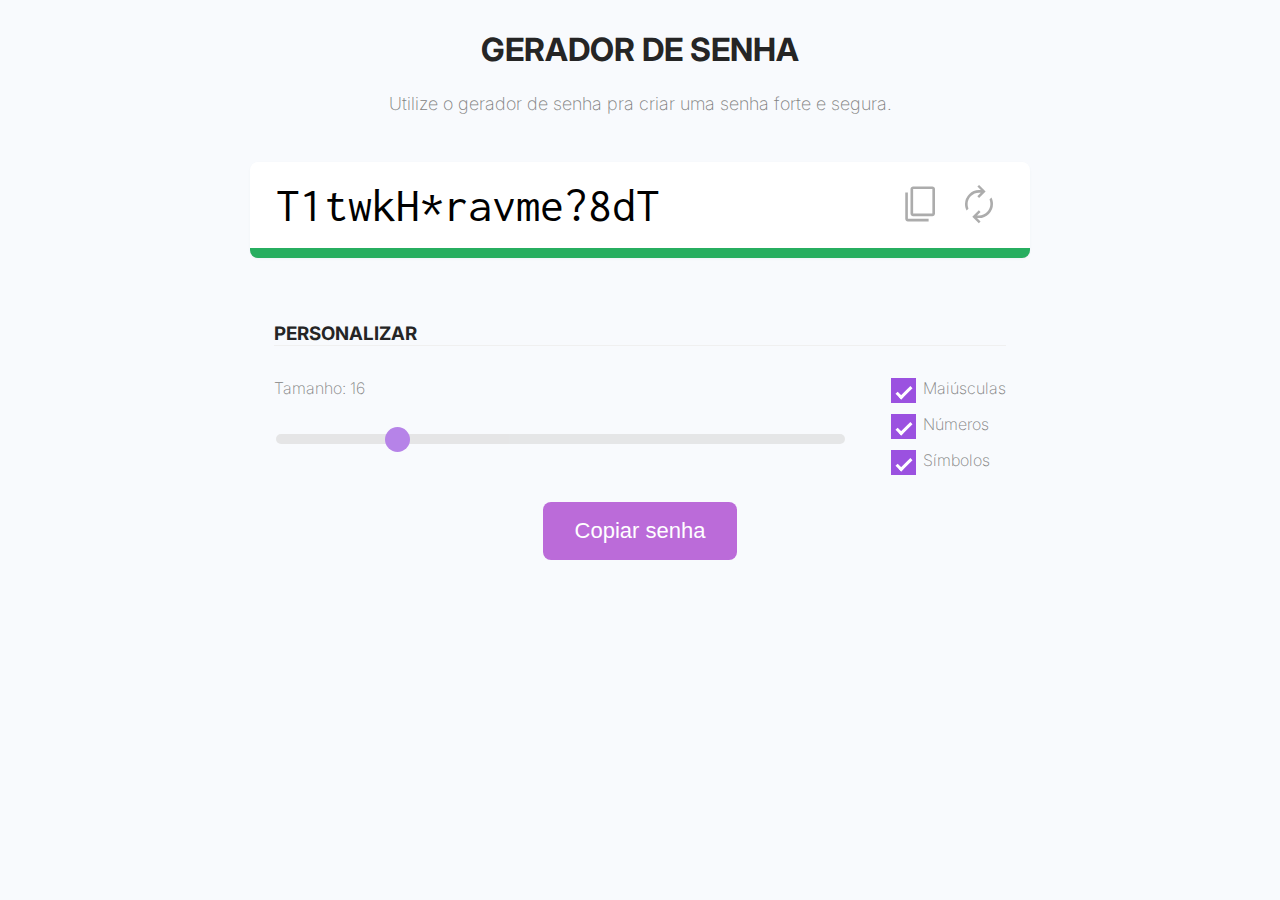
<file: Gerador de senha/index.html>
<!DOCTYPE html>
<html lang="en">
<head>
    <meta charset="UTF-8">
    <meta name="viewport" content="width=device-width, initial-scale=1.0">
    <link rel="preconnect" href="https://fonts.googleapis.com">
    <link rel="preconnect" href="https://fonts.gstatic.com" crossorigin>
    <link href="https://fonts.googleapis.com/css2?family=Inconsolata:wght@200..900&family=Inter:ital,opsz,wght@0,14..32,100..900;1,14..32,100..900&display=swap" rel="stylesheet">
    <link rel="stylesheet" href="style.css">
    <link rel="stylesheet" href="reset.css">
    <title>Gerador de senha</title>
</head>
<body>
<main> 
<section class="hero">
    <h1 class="title"> GERADOR DE SENHA </h1>

    <p class="subtitle">  Utilize o gerador de senha pra criar uma senha forte e segura. </p>
</section>

<section class="box"> 
    <div class="password"> 
        
        <div class="text">
            <input type="text" name="password" id="password">
        </div>
        
        <div class="actions">
            <button id="copy-1"> 
                <img src="copy.svg" width="42">
            </button>
            
            <button id="renew">
                <img src="renew.svg" width="42">
            </button>
        </div>
    </div>
    <div class="security-indicator"> 
        <div 
            id = "security-indicator-bar" class="bar safe completed" style="width: 100%">
         </div>
        </div> 
</section>

<section class="customize">
    <h3 class = "title"> PERSONALIZAR </h3>
        <div class="actions"> 
             <div class="password-length"> 
                <p> Tamanho: <span id = "password-length-text">16</span> </p>
                <br>
                <p>
                    <input type="range" 
                    name="password-lenght" 
                    id="password-lenght" 
                    class="slider"
                    value="16" 
                    min="4" 
                    max="64"
                    >
                 </p>
                 </div>    
        <div class="config"> 
            <label class="checkbox-container">
                <span class="text"> Maiúsculas </span>
                <input type="checkbox" id="uppercase-check" checked />
                <span class="checkmark"></span>
            </label>

            <label class="checkbox-container">
                <span class="text"> Números </span>
                <input type = "checkbox" id="number-check" checked /> 
                <span class="checkmark"></span>
            </label>

            <label class="checkbox-container"> 
                <span class="text"> Símbolos </span>
                <input type="checkbox" id="symbol-check" checked/>
                <span class="checkmark"></span>
            </label>
        </div>
        </div>
    
</section>

<div class="submit"> 
    <button id="copy-2"> Copiar senha </button>
</div>


</main>
<script> 
let passwordLength = 16
const inputE1 = document.querySelector("#password")
const upperCaseCheckEl = document.querySelector("#uppercase-check")
const numberCheckEl = document.querySelector("#number-check")
const symbolCheckEl = document.querySelector("#symbol-check")

    function generatePassword() {
        let chars = 
         "abcdefghjkmnpqrstuvwxyz"

         const upperCaseChars = "ABCDEFGHJKLMNPQRSTUVWXYZ"
         const numberChars = "123456789"
         const symbolChars = "?!@&*()[]"

         if(upperCaseCheckEl.checked){
            chars += upperCaseChars
         }
         if(numberCheckEl.checked){
            chars += numberChars
         }

         if(symbolCheckEl.checked){
            chars += symbolChars
         }
       
            let password = ""

         for (let i = 0 ; i<passwordLength ; i++) {
            const randomNumber = Math.floor(Math.random() * chars.length)
            password += chars.substring(randomNumber, randomNumber + 1)
         }


         inputE1.value = password

    }

    function copy() { 
        navigator.clipboard.writeText(inputE1.value)
    }
    
    const passwordLengthE1 = document.querySelector("#password-lenght")

    passwordLengthE1.addEventListener("input", function() {
        passwordLength = passwordLengthE1.value
        document.querySelector("#password-length-text").innerText = passwordLength
        generatePassword()

    })

    upperCaseCheckEl.addEventListener("click", generatePassword)
    numberCheckEl.addEventListener("click", generatePassword)
    symbolCheckEl.addEventListener("click", generatePassword)

    document.querySelector("#copy-1").addEventListener("click", copy)

    document.querySelector("#copy-2").addEventListener("click", copy)






    generatePassword()

</script>

</body>
</html>
</file>
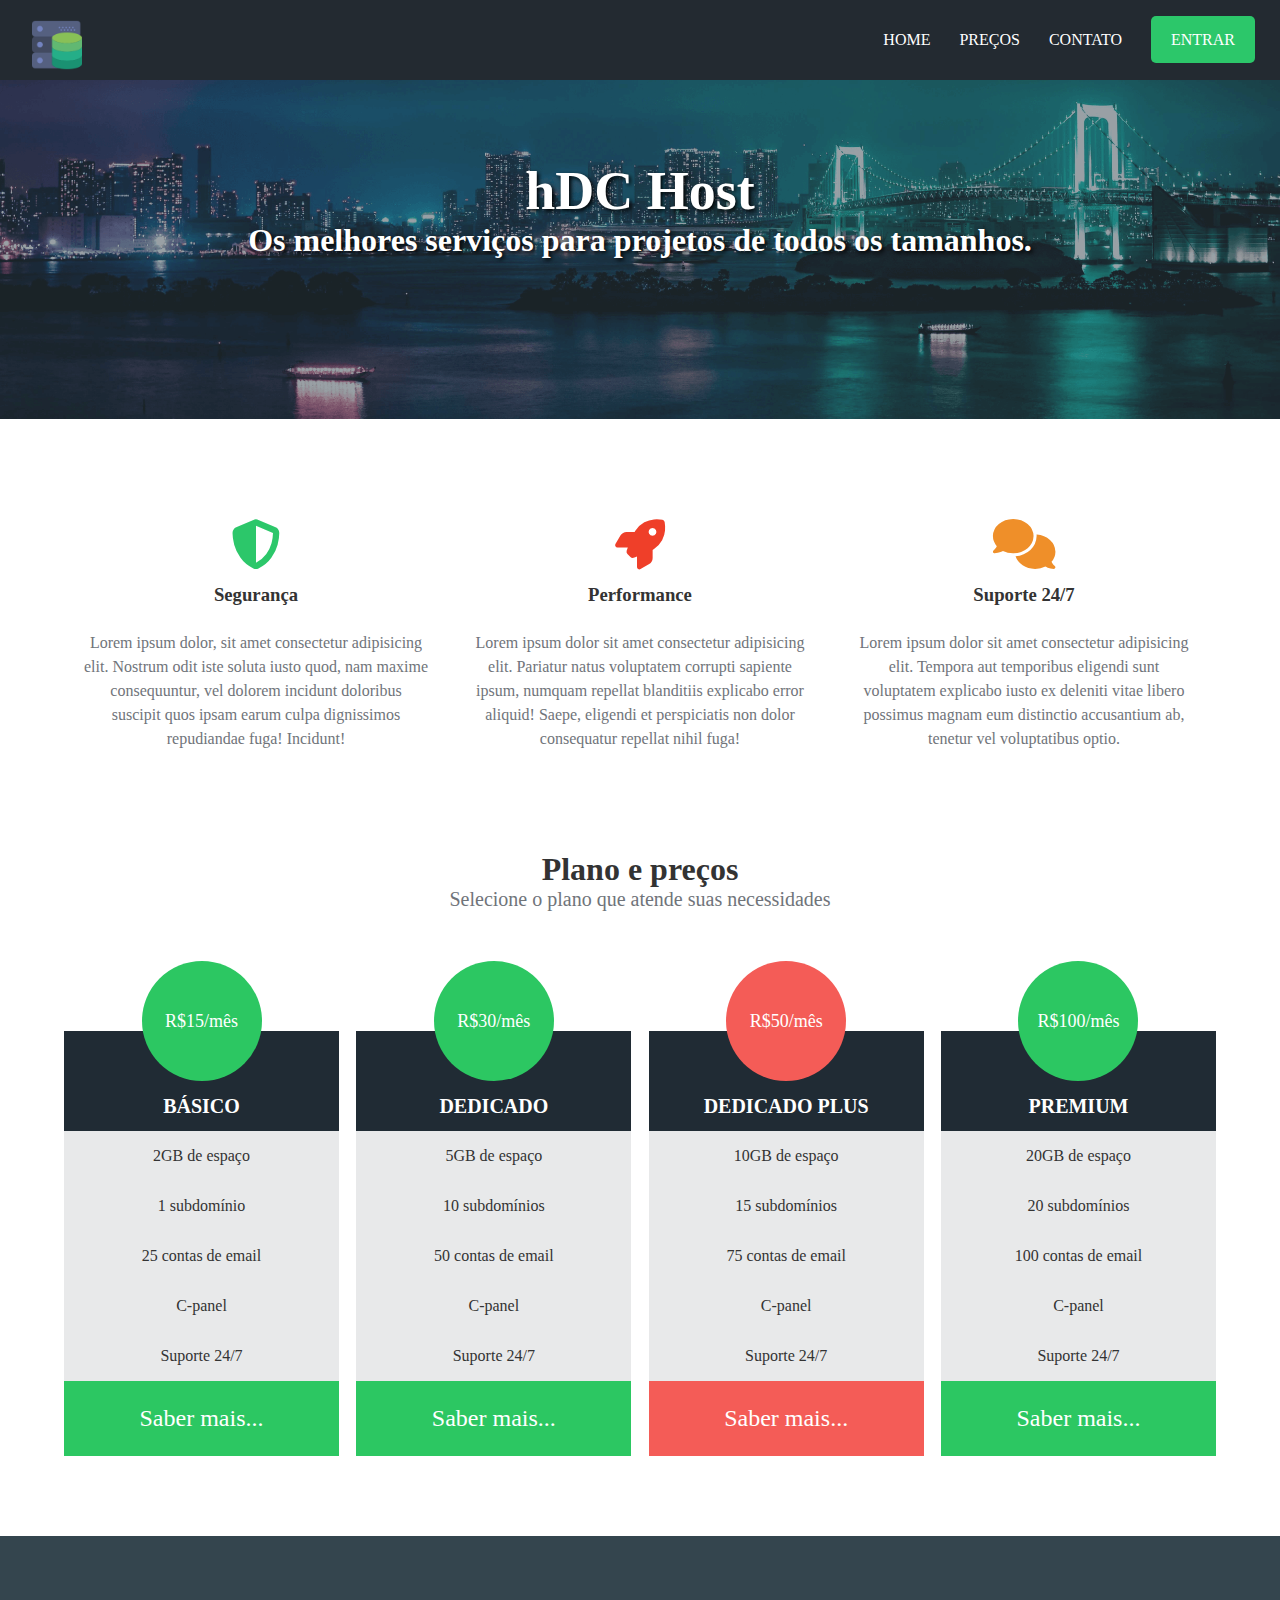
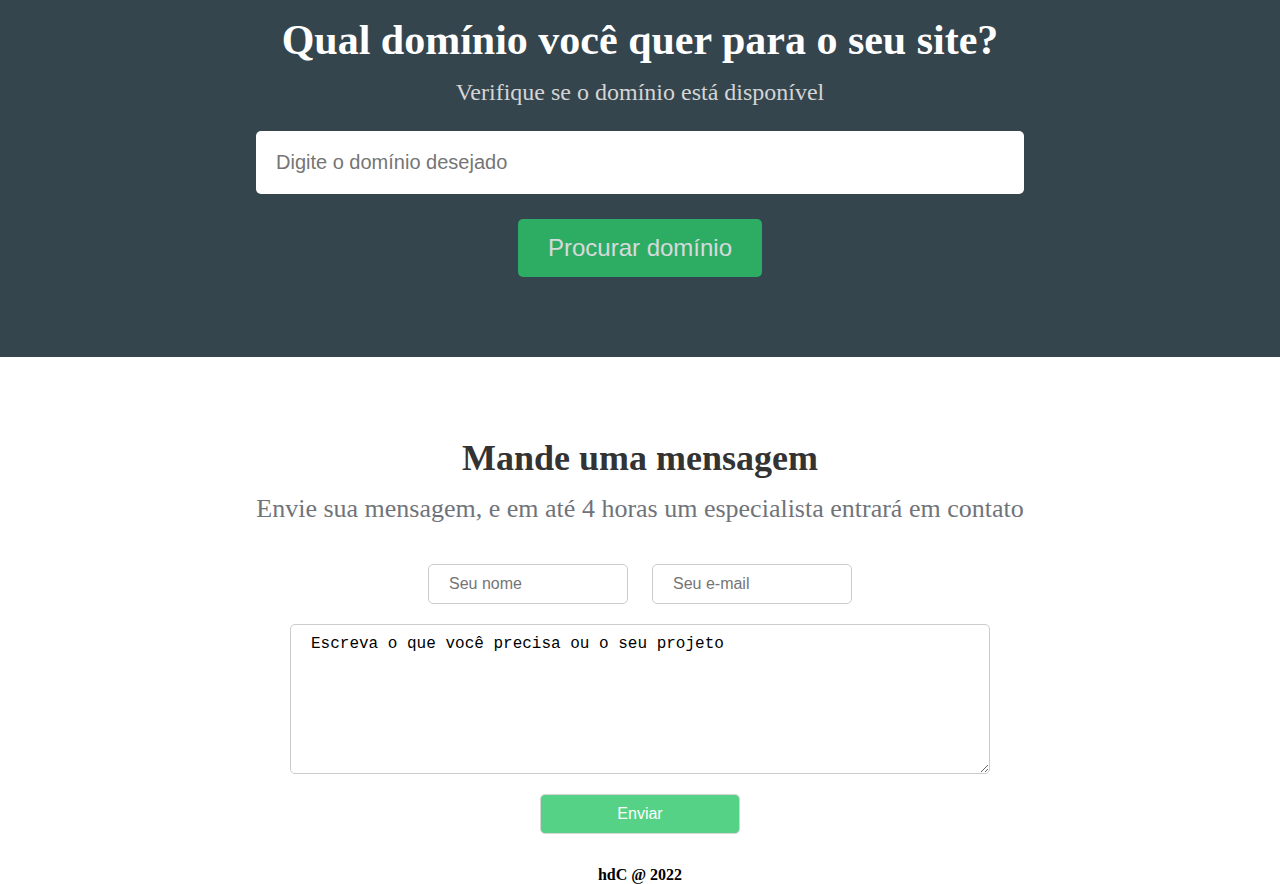
<file: HDC HOST/index.html>
<!DOCTYPE html>
<html lang="en">
<head>
    <meta charset="UTF-8">
    <meta name="viewport" content="width=device-width, initial-scale=1.0">
    <title>hDC Host</title>
    <!-- ícones -->
    <link rel="stylesheet" 
    href="https://cdnjs.cloudflare.com/ajax/libs/font-awesome/6.7.2/css/all.min.css" 
    integrity="sha512-Evv84Mr4kqVGRNSgIGL/F/aIDqQb7xQ2vcrdIwxfjThSH8CSR7PBEakCr51Ck+w+/U6swU2Im1vVX0SVk9ABhg==" 
    crossorigin="anonymous" 
    referrerpolicy="no-referrer" />
    <!-- estilos -->
     <link rel="stylesheet" href="css/styles.css">


</head>
<body>
    <div class="container">
        <div class="navbar-container" id="div-navbar-container"> 
            <nav> 
                <a href="#">
                    <a href="#div-main-banner">
                        <img src="img/hdchostlogo.png" alt="hDC Host" class="logo">
                    </a>

                    <ul class="navbar-items">
                            <li> 
                                <a href="#div-main-banner"> Home </a>
                            </li>

                            <li>             
                                <a href="#section-price-container"> Preços </a>
                            </li>

                            <li>       
                                <a href="#section-contact-container"> Contato </a>
                            </li>

                            <li>
                                <a href="#" class="default-btn"> Entrar </a> 

                            </li>
                    </ul>
                </a>
            </nav>
        </div>
        
        <main> 
            <div class="main-banner" id="div-main-banner">
                <h1> hDC Host </h1>
                <p> Os melhores serviços para projetos de todos os tamanhos. </p>
            </div>
            <section class="services-container"> 
                <ul>
                    <li>
                        <i class="fas fa-shield-alt"></i>
                        <h3> Segurança </h3>
                        <p>
                            Lorem ipsum dolor, 
                            sit amet consectetur adipisicing elit.
                             Nostrum odit iste soluta iusto quod, nam maxime consequuntur, 
                             vel dolorem incidunt doloribus suscipit quos ipsam earum
                             culpa dignissimos repudiandae fuga! Incidunt!
                        </p>
                    </li>
                   
                    <li>
                        <i class="fas fa-rocket"></i>
                        <h3> Performance </h3>
                            <p> 
                            Lorem ipsum dolor sit amet consectetur adipisicing elit. 
                            Pariatur natus voluptatem corrupti sapiente ipsum, numquam repellat blanditiis 
                            explicabo error aliquid! Saepe, eligendi et perspiciatis non dolor consequatur repellat nihil fuga!
                            </p>
                    </li>
                    
                    <li>
                        <i class="fas fa-comments"></i>
                        <h3> Suporte 24/7 </h3>
                            <p>
                                Lorem ipsum dolor sit amet consectetur adipisicing elit. 
                                Tempora aut temporibus eligendi sunt voluptatem explicabo iusto ex deleniti 
                                vitae libero possimus magnam eum distinctio accusantium ab, tenetur vel voluptatibus optio.
                            </p>
                    </li>
                </ul>
            </section>
            <section class="price-container" id="section-price-container"> 
                <h2> Plano e preços  </h2>
                <p> Selecione o plano que atende suas necessidades</p>
                <div class="plans-container">
                    <div class="plan"> 
                        <ul> 
                            <li class="price">R$15/mês</li>
                            <li class="plan-name">Básico</li>
                            <li>2GB de espaço</li>
                            <li>1 subdomínio</li>
                            <li>25 contas de email</li>
                            <li>C-panel</li>
                            <li>Suporte 24/7</li>
                            <li class="plan-btn">Saber mais...</li>
                        </ul>
                    </div>
                    <div class="plan"> 
                        <ul> 
                            <li class="price">R$30/mês</li>
                            <li class="plan-name">Dedicado</li>
                            <li>5GB de espaço</li>
                            <li>10 subdomínios</li>
                            <li>50 contas de email</li>
                            <li>C-panel</li>
                            <li>Suporte 24/7</li>
                            <li class="plan-btn">Saber mais...</li>
                        </ul>
                    </div>
                    <div class="plan"> 
                        <ul> 
                            <li class="price recommended">R$50/mês</li>
                            <li class="plan-name">Dedicado plus</li>
                            <li>10GB de espaço</li>
                            <li>15 subdomínios</li>
                            <li>75 contas de email</li>
                            <li>C-panel</li>
                            <li>Suporte 24/7</li>
                            <li class="plan-btn recommended">Saber mais...</li>
                        </ul>
                    </div>
                    <div class="plan"> 
                        <ul> 
                            <li class="price">R$100/mês</li>
                            <li class="plan-name">Premium</li>
                            <li>20GB de espaço</li>
                            <li>20 subdomínios</li>
                            <li>100 contas de email</li>
                            <li>C-panel</li>
                            <li>Suporte 24/7</li>
                            <li class="plan-btn">Saber mais...</li>
                        </ul>
                    </div>
                </div>
               
                </div>
            </section>
            <section class="searchdomain-container"> 
                <h2> Qual domínio você quer para o seu site?</h2>
                <p>Verifique se o domínio está disponível</p>
                    <form>
                        <input 
                        type="text"
                        name="domain"
                        id="domain"
                        placeholder="Digite o domínio desejado">
                        <input 
                        type="submit" 
                        value="Procurar domínio">
                    </form>
            </section>
            <section class="contact-container" id="section-contact-container">
                <h2>Mande uma mensagem</h2>
                <p>Envie sua mensagem, e em até 4 horas um especialista entrará em contato</p>
                <form>
                    <input type="text" name="name" id="name" placeholder="Seu nome">
                    <input type="email" name="email" id="email" placeholder="Seu e-mail">
                    <textarea name="message" id="message" cols="30" rows="10">Escreva o que você precisa ou o seu projeto</textarea>
                    <input type="submit" value="Enviar">
                </form>
            </section>
        </main>
        <footer> hdC @ 2022 </footer>
    </div>
</body>
</html>
</file>
<file: Gerador de senha/style.css>
body { 
    background-color: #f8fafd; 
    font-family: "Inter", sans-serif;
    font-optical-sizing: auto;
    font-weight: 200;
    font-style: normal;    
    color: #252525;
    padding: 2rem;
}

main{ 
    max-width: 780px;
    margin: 0 auto; 

}

.hero {
    text-align: center;
    padding-bottom: 3rem;
}

.hero .title {
    font-size: 2rem;
    font-weight: bold;
    padding-bottom: 1.5rem;
    padding-top: 30px;
}

.hero .subtitle {
    font-size: 1.125rem;
    color: #828282 ; 
}

.box { 
    background: #fff;
    box-shadow: 0 1px 2px rgba(132, 148, 165, 0.08);
    border-radius: 8px ; 
    margin-bottom: 3rem; 
}

.password { 
    align-items: center;
    display: flex;
    padding: 1rem 1.5rem; 
} 

.password .text{ 
    flex: 1; 
}

.password .text input { 
    font-family: "Inconsolata", serif;
    font-size: 3rem; 
    border: none; 
    outline: none; 
    cursor: default; 
    height: 52px;
    width: 100% ;
    transition:all 0.2s ; 
    -webkit-user-select: none;
    -moz-user-select: none;
    -ms-user-select: none;
    user-select: none; 
}

.password .actions button {
    background-color: transparent;
    border: none; 
    cursor: pointer !important;
    opacity: 0.7;
    transition: opacity 0.2s;
}

.security-indicator {
    height: 10px ; 
    background-color: #ddd;
    border-bottom-left-radius: 8px;
    border-bottom-right-radius: 8px;
}

.security-indicator .bar{
    height: 10px;
    border-top-right-radius: 8px;
    border-bottom-left-radius: 8px; 
    border-bottom-right-radius: 8px; 

    transition: all 0.2s ; 
}

.security-indicator .bar.completed { 
    border-top-right-radius: 0;
}

.security-indicator .bar.critical {
    background-color: #eb5757;
}

.security-indicator .bar.warning {
    background-color: #f2c94c;
}

.security-indicator .bar.safe { 
    background-color: #27ae60;
}

.customize {
    padding: 1rem 1.5rem;
}

.customize .title { 
    border-bottom: 1px solid #f0f0f0 ;
    font-size: 1.75 rem;
    font-weight: bold;
    margin-bottom: 2rem; 
    padding-bottom: 0.75 rem;
}

.customize .actions {
    display: flex;
    gap: 3rem ; 
    color: #828282;
}

.customize .password-length {
    flex: 1;
}

.customize .password-length .slider {
    appearance: none; 
    -webkit-appearance: none;
    height: 10px;
    background: #dddddd; 
    outline: none;
    border-radius: 8px; 
    width: 100%;
    opacity : 0.7; 
    transition: opacity 0.2s ; 
    margin-top: 1rem;
  
}

/* hover, passa por cima e dá aparencia que passou o mouse. */

.customize .password-length .slider:hover {
    opacity: 1;
}

.customize .password-length .slider::-webkit-slider-thumb{
    -webkit-appearance: none;
    appearance: none;
    width:25px ; 
    height: 25px;
    border-radius: 25px;
    background: #9b51e0; 
    cursor: pointer !important ; 
}

.customize .password-length slider::-moz-range-thumb { 
    width: 25px;
    height: 25px;
    border-radius: 25px;
    background: #9b51e0; 
    cursor: pointer  ; 

}

.checkbox-container {
    display: block;
    position: relative ; 
    padding-left: 2rem; 
    margin-bottom: 1rem; 
    cursor: pointer ;
    -webkit-user-select: none;
    -moz-user-select: none;
    -ms-user-select: none;
    user-select: none;
}

.checkbox-container input { 
    position: absolute ; 
    height: 0;
    width: 0;
    opacity: 0; 
    cursor: pointer ; 
    

}

.checkbox-container .checkmark {
    position: absolute;
    top:0 ; 
    left: 0;
    height: 25px;
    width: 25px; 
    background-color: #dddddd ;
    transition: all 0.2s ;
}

.checkbox-container:hover input ~ .checkmark {
    background-color: #cccccc;
  }
  .checkbox-container input:checked ~ .checkmark {
    background-color: #9b51e0;
  }
  .checkbox-container .checkmark:after {
    content: "";
    display: none;
    position: absolute;
    left: 9px;
    top: 5px;
    width: 5px;
    height: 13px;
    border: solid white;
    border-width: 0 3px 3px 0;
    transform: rotate(45deg);
  }
  .checkbox-container input:checked ~ .checkmark:after {
    display: block;
  }

  
  .submit {
    text-align: center;
  }

  .submit button {
    background-color: #bb6bd9; 
    font-size: 1.375rem;
    color: #fff ; 
    border: none; 
    border-radius: 8px; 
    cursor: pointer; 
    padding: 1rem 2rem ;
    transition: all 0.2s; 
  }

  .submit button:hover {
    background-color: #9b51e0;
  }
</file>
<file: HDC HOST/css/styles.css>
/* GERAL */

html {
    scroll-behavior: smooth∫;
}

*{
    margin: 0; 
    padding: 0; 
    font-family: 0;
    box-sizing: border-box;

}

h1,h2,h3 {
    color: #333
}

p {
    color: #70747a;

}

/* NAV BAR */ 

.navbar-container {
    position: fixed;
    top: 0;
    width: 100%;
    height: 80px;
    background-color: #232a31;
    padding: 0 2rem;
    z-index: 999;
}
.logo{
    width: 50px;
   margin: top 50px; 
   padding-top: 20px;
}

.navbar-items {
    position:absolute ; 
    right: 0;
    height: 80px;
    line-height:80px;
    margin:0;
    display:inline-block;
    padding-right: 25px;
}

.navbar-items li {
    display: inline-block;
    text-transform: uppercase;
    margin-left: 25px;

}

.navbar-items a {
    color: #FFF;
    text-decoration: none; 
    transition: 0.5s ; 

}

.navbar-items a:hover {
    color: #ccc; 

}

.default-btn {
    padding: 15px 20px;
    background-color: #2cc76a;
    border-radius: 5px;
}

.navbar-items .default-btn:hover {
    background-color: #22bb5f;
    color: #fff;


}

/* main banner */ 

.main-banner {
    background-image: url("../img/mainbanner.png");
    background-size: cover;
    background-position: center;
    padding: 10rem 0; 
}

.main-banner h1, 
.main-banner p {
    color: #fff;
    text-align: center;
    font-weight: bolder;
    text-shadow: 2px 2px 4px black;
}

.main-banner h1 {
    font-size: 54px;
}

.main-banner p {
    font-size: 32px;
}

/* services */ 

.services-container {
    padding: 5em 0;
}

.services-container ul {
    display: flex;
    width: 90%;
    margin: 0 auto;
}

.services-container li {
    flex: 1 1 200px;
    list-style: none;
    text-align: center;
    padding: 20px ; 
}

.fas {
    font-size: 50px;
    margin-bottom: 15px;
}

.fa-shield-alt {
    color: #2cc76a;
}

.fa-rocket {
    color: #ef3f29;
}

.fa-comments {
    color: #ef8f29;
}

.services-container h3 { 
    margin-bottom: 25px; 
}

.services-container p { 
    line-height: 24px;
}

/* prices plans */ 

.price-container { 
    padding-bottom: 5rem;
    text-align: center;
}

.price-container h2 { 
    font-size: 32px;

}

.price-container p { 
    font-size: 20px;
}

.plans-container { 
    display: flex;
    justify-content: space-between;
    width: 90%;
    margin: 50px auto 0;
}

.plan {
    flex:1; 
    max-width: 275px; 
    margin: 0 20 px ; 
}

.plan ul { 
    padding: 0;
}

.plan li {
    list-style: none ; 
    height: 50px ; 
    line-height: 50px;
    background-color: #e8e9ea;
    color:#333;
}

.plan .price { 
    height: 120px;
    width: 120px;
    border-radius: 50%;
    background-color: #2cc762;
    color: #fff; 
    text-align: center;
    line-height: 120px;
    margin: 0 auto -50px ; 
    font-size: 18px ; 
    position:relative;
}

.plan .plan-name { 
    text-transform: uppercase;
    font-size: 20px;
    font-weight: bold;
    color: #fff;
    background-color: #202b34 ; 
    padding: 50px 0;

}

.plan .plan-btn { 
    background-color: #2cc762;
    color:#fff; 
    font-size: 24px;
    height: 75px;
    line-height: 75px;
    cursor: pointer;
}

.plan .recommended{ 
    background-color: #f45c57;
}

.searchdomain-container {
    background-color: #34454e;
    text-align: center;
    padding: 5rem 0;

}

.searchdomain-container h2 {
    color: #fff;
    font-size: 42px;
    margin-bottom: 15px;
}

.searchdomain-container p {
    color: #d5d5d5;
    font-size: 24px ;
    margin-bottom: 25px;
}

.searchdomain-container input {
    display: block;
    border: none;
    border-radius: 5px;
    margin: 0 auto; 
}

.searchdomain-container input[type="text"] {
    width: 60%;
    padding:20px;
    font-size: 20px;
    margin-bottom: 25px;
}

.searchdomain-container input[type="submit"] {
    background-color: #2cc76a;
    padding: 15px 30px;
    color:#fff; 
    font-size: 24px;
    cursor:pointer; 
    opacity: 0.8;
}
.searchdomain-container input[type="submit"]:hover {
    
    opacity:1;
}

.contact-container { 
    text-align: center;
    padding: 5rem 0 2rem 0;
}

.contact-container h2 {
    font-size:36px; 
    margin-bottom: 15px;
}

.contact-container p{ 

    font-size:26px;
    margin-bottom: 40px;
}

.contact-container input, .contact-container textarea {
    width: 200px;
    padding: 10px 20px;
    font-size: 16px;
    border-radius: 5px;
    border: 1px solid #ccc;
    margin: 0 10px 20px;
}

.contact-container textarea {
    display: block;        /*isso aqui é para ocupar só uma linha*/ 
    margin: 0 auto 20px;    /*essa porra aqui centraliza as caixas*/
    width: 700px;
    height: 150px;
}

.contact-container input[type="submit"] {
    display: block;
    margin: 0 auto; 
    background-color: #2cc76a;
    color: #fff;
    cursor: pointer;
    opacity: 0.8;
}

.contact-container input[type="submit"]:hover {
    opacity: 1;
}

footer {
    text-align: center;
    font-weight: bold;
    margin-bottom:50px 0 100px; 
}

/* responsividade (cmd + / atalho pra comentários) */

/* small laptops a partir de 1110px */

@media (max-width: 1100px) {
    

}
</file>
